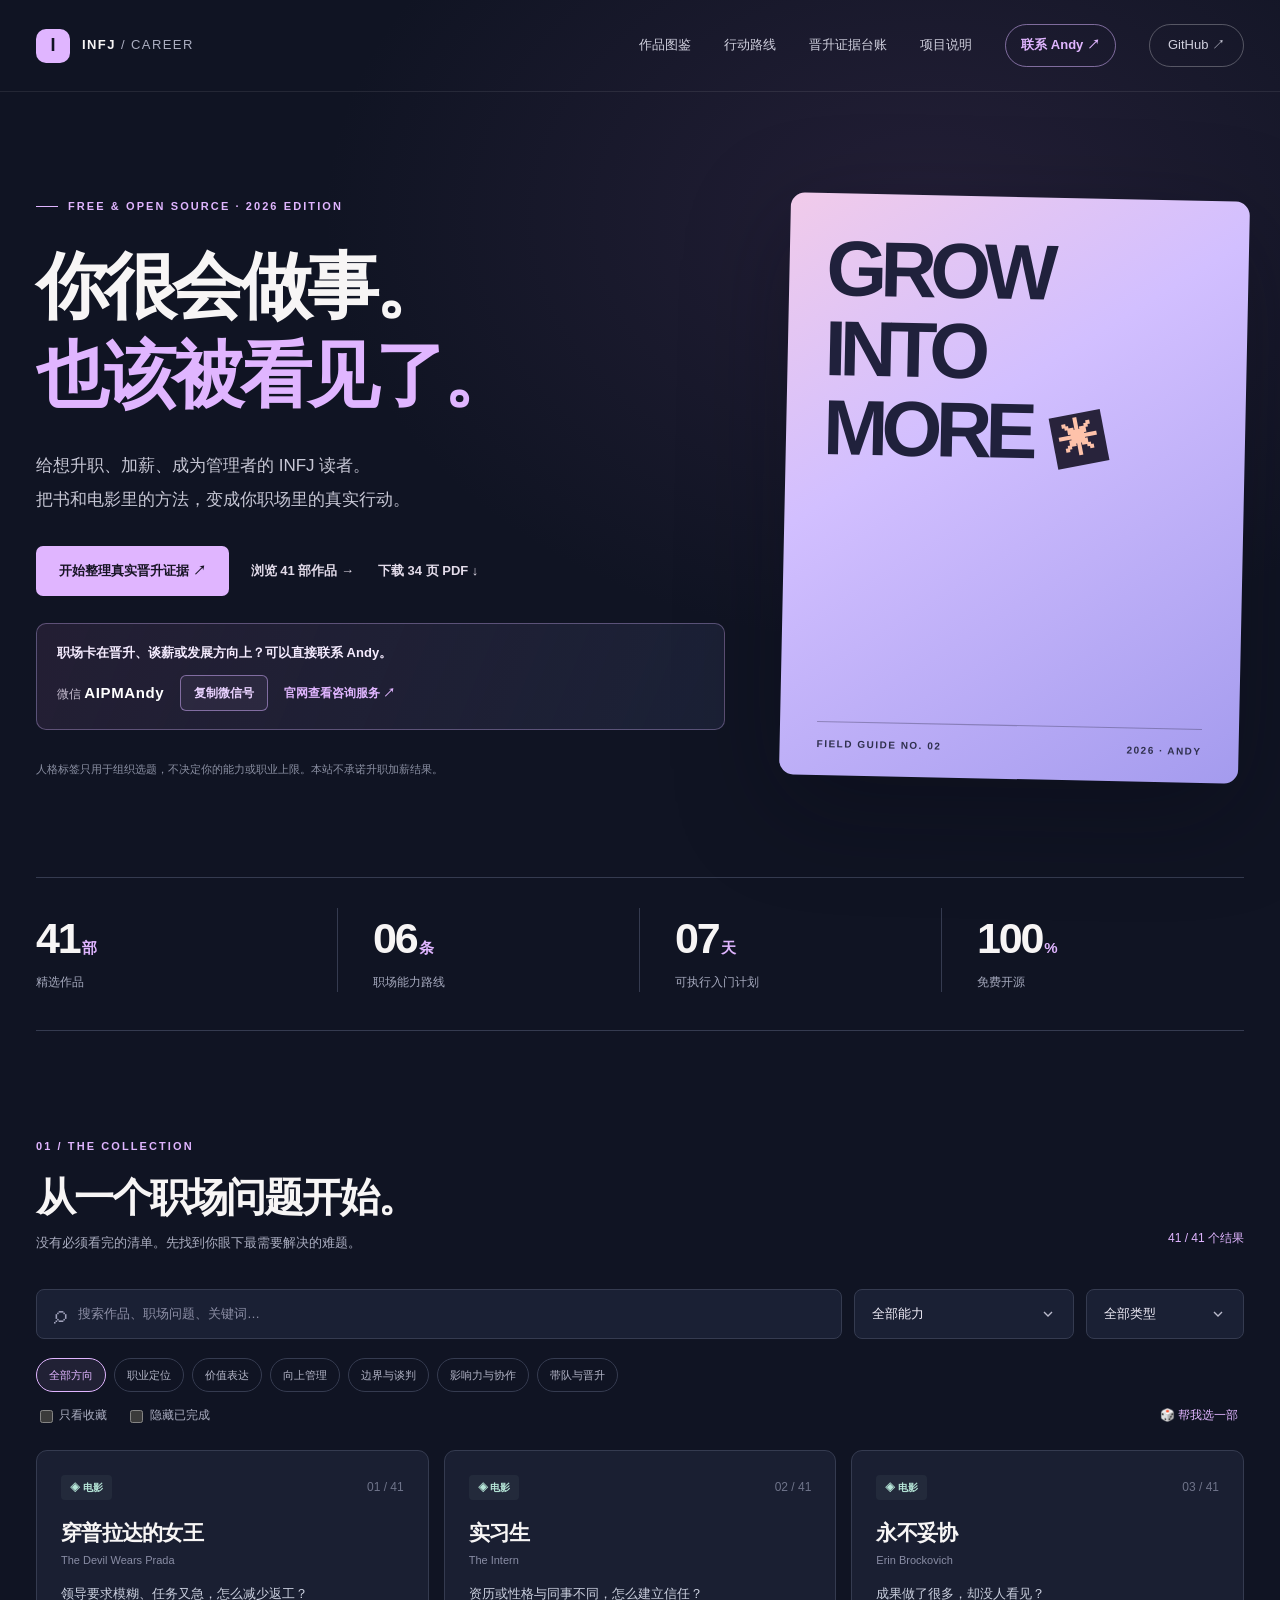
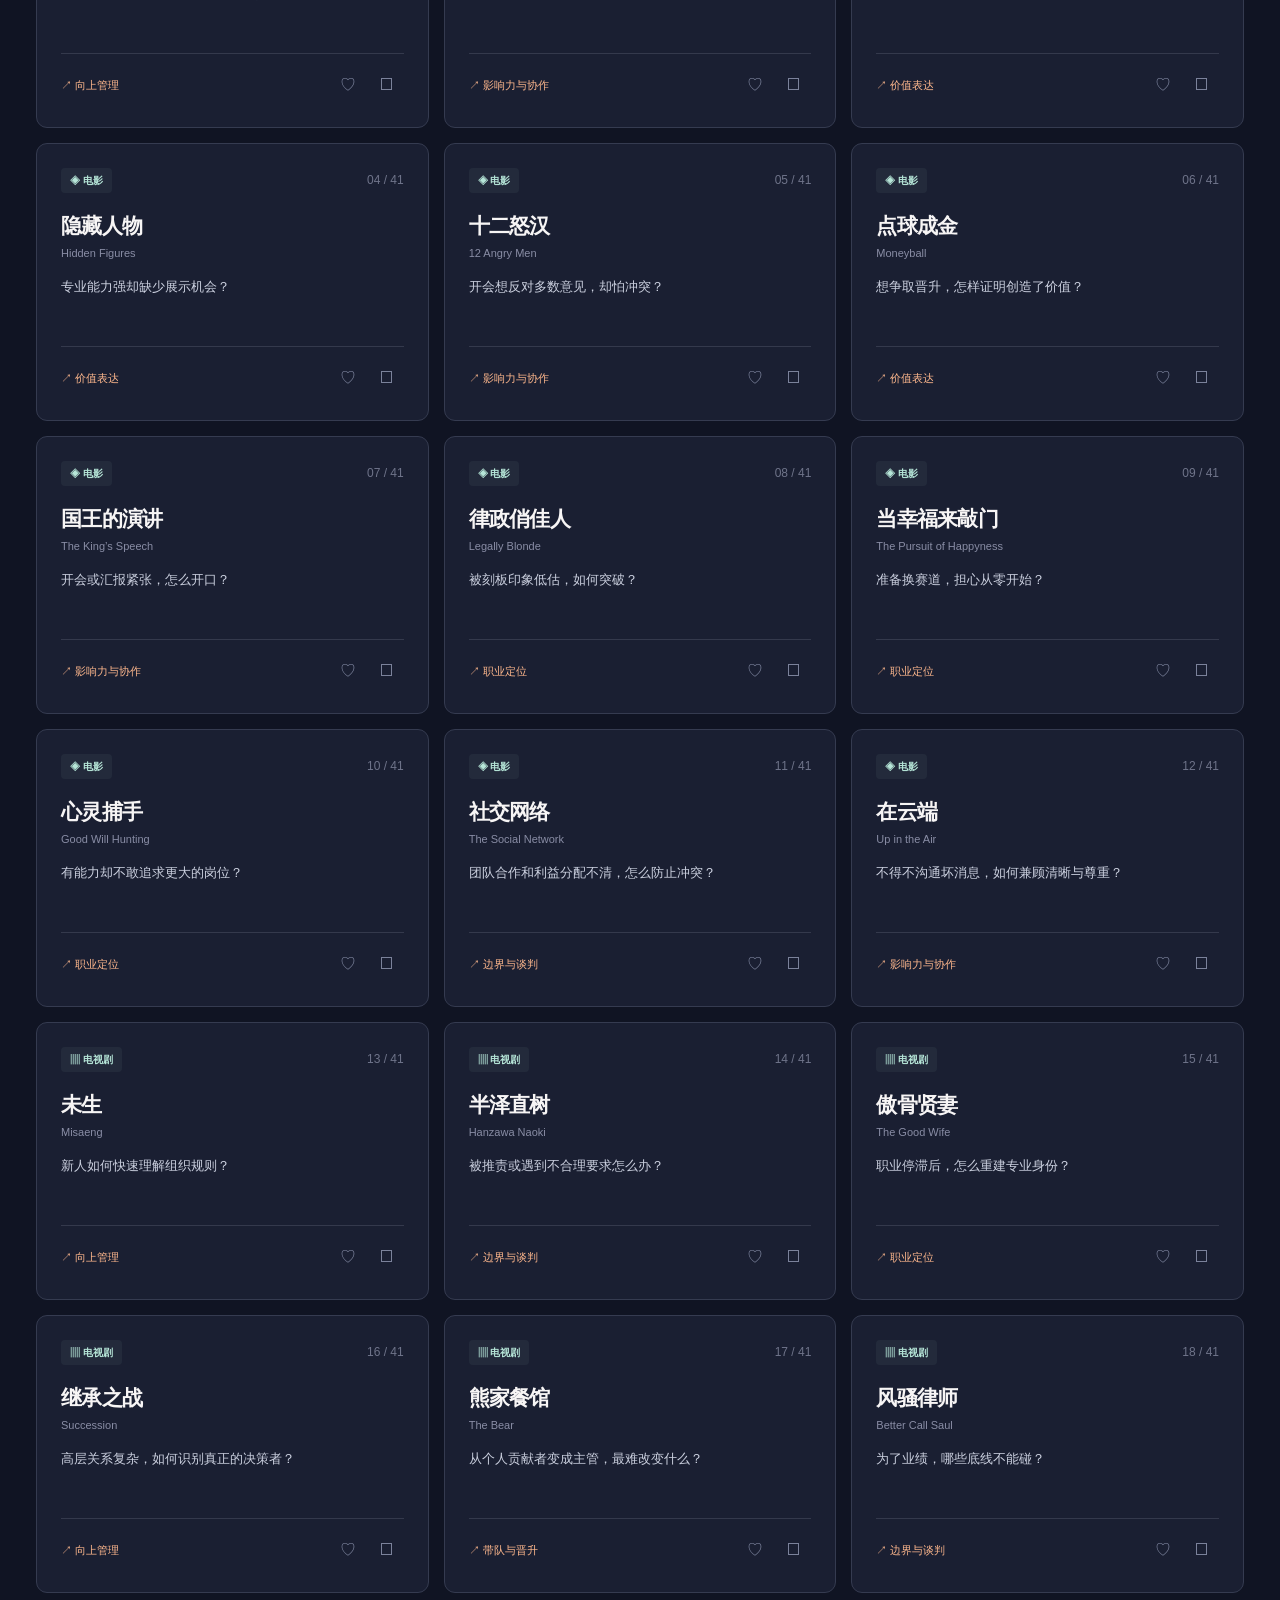
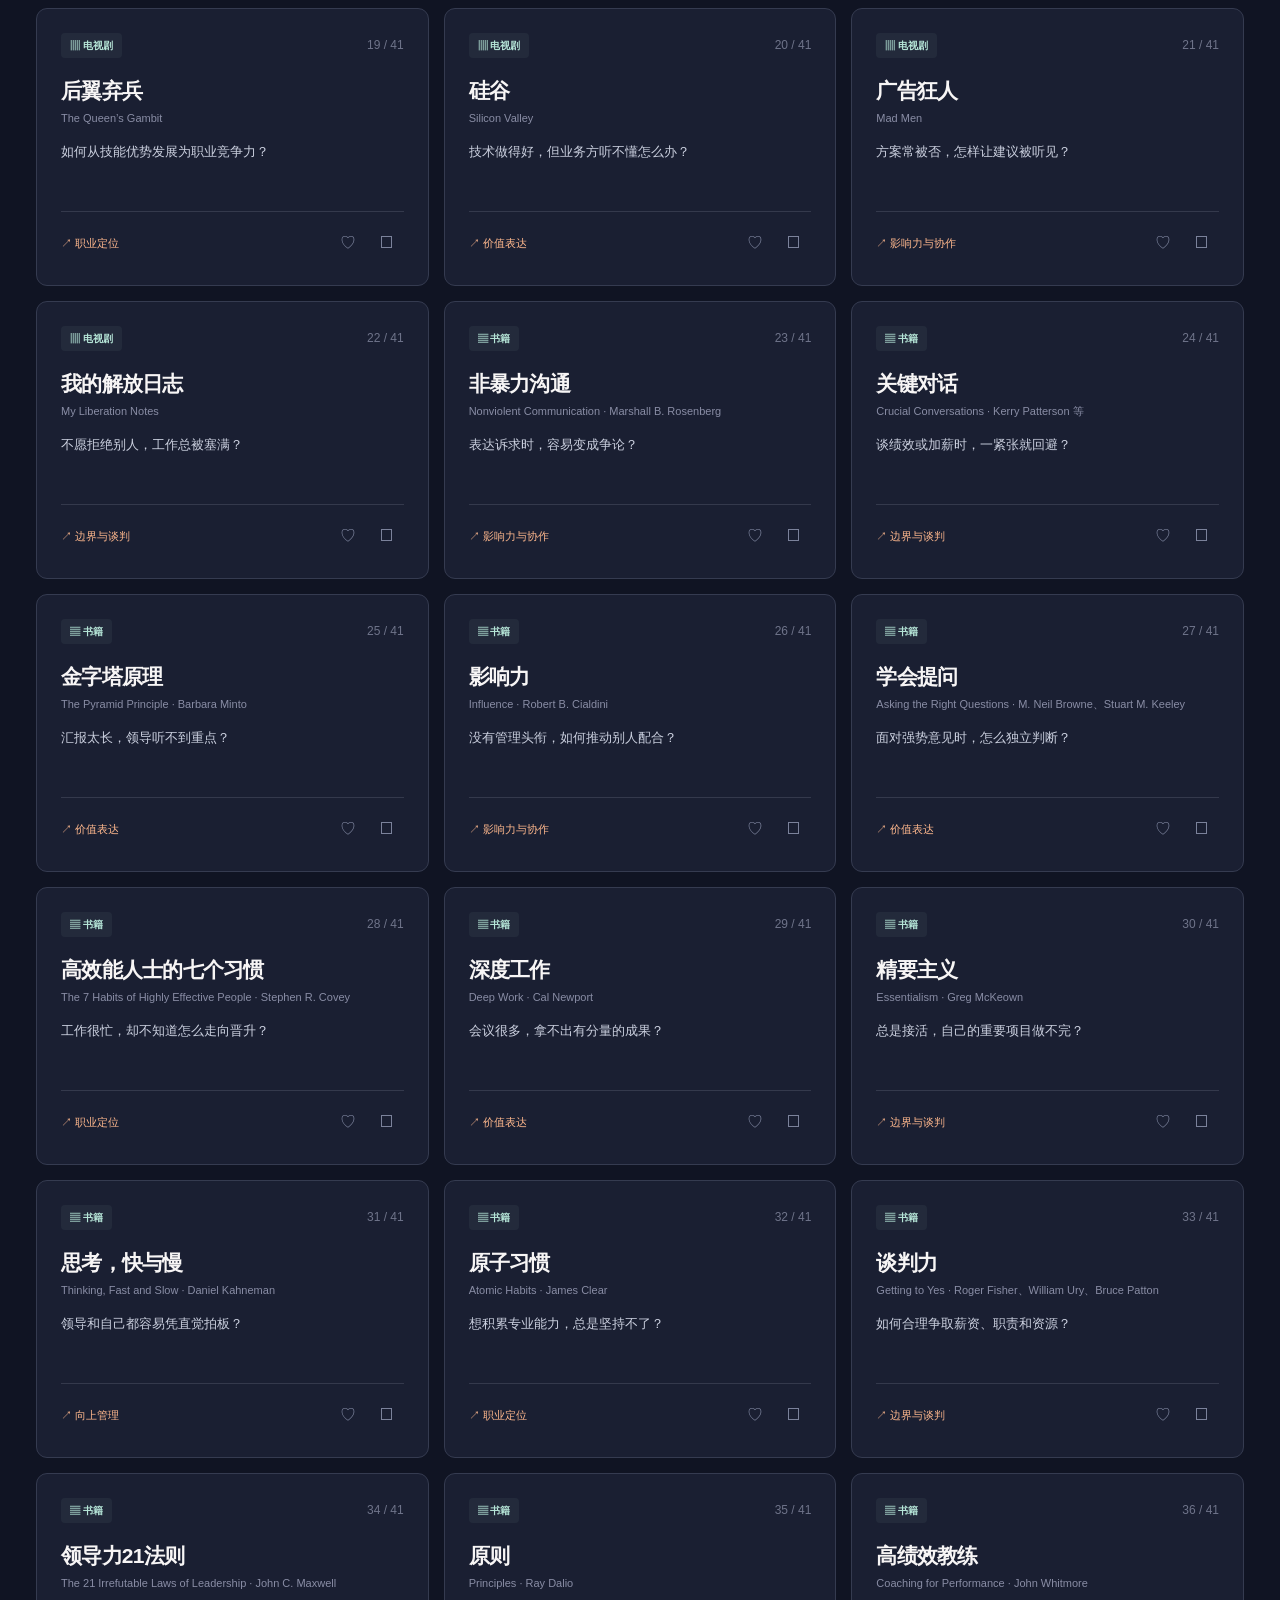
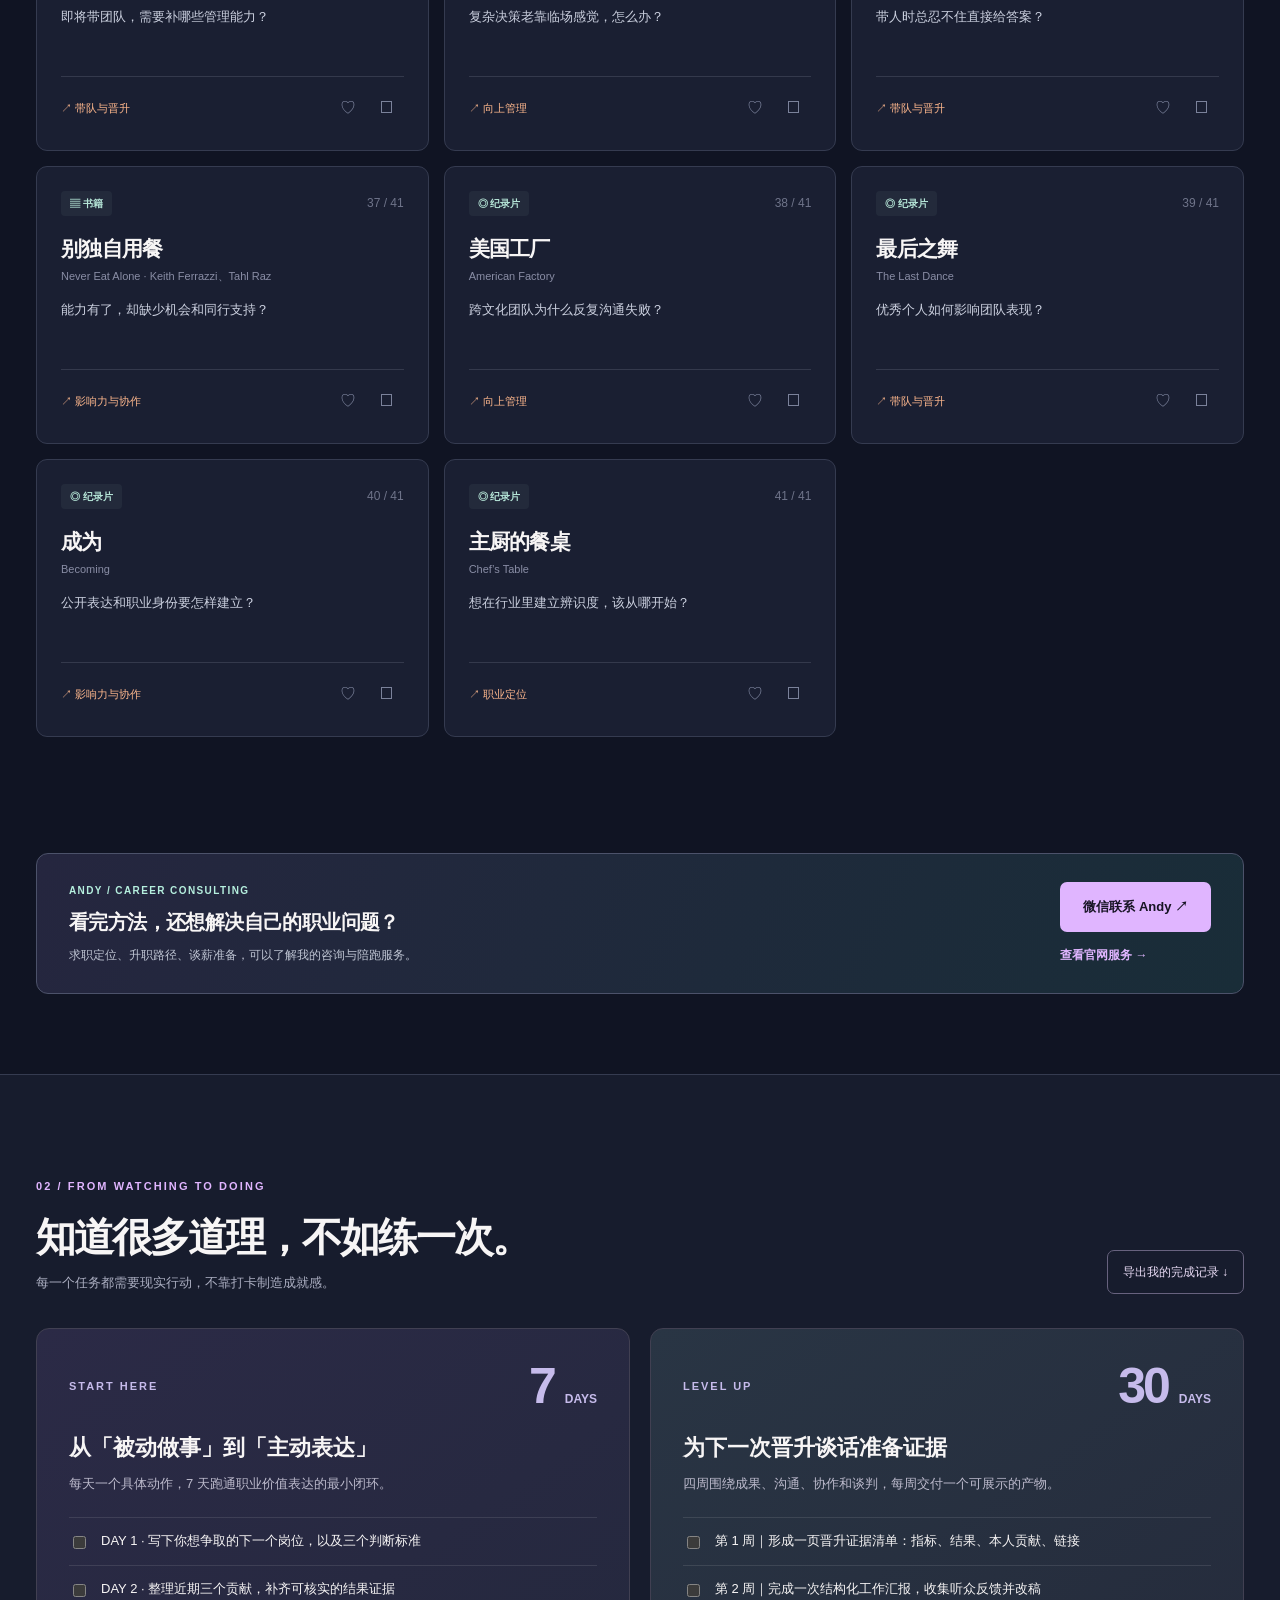
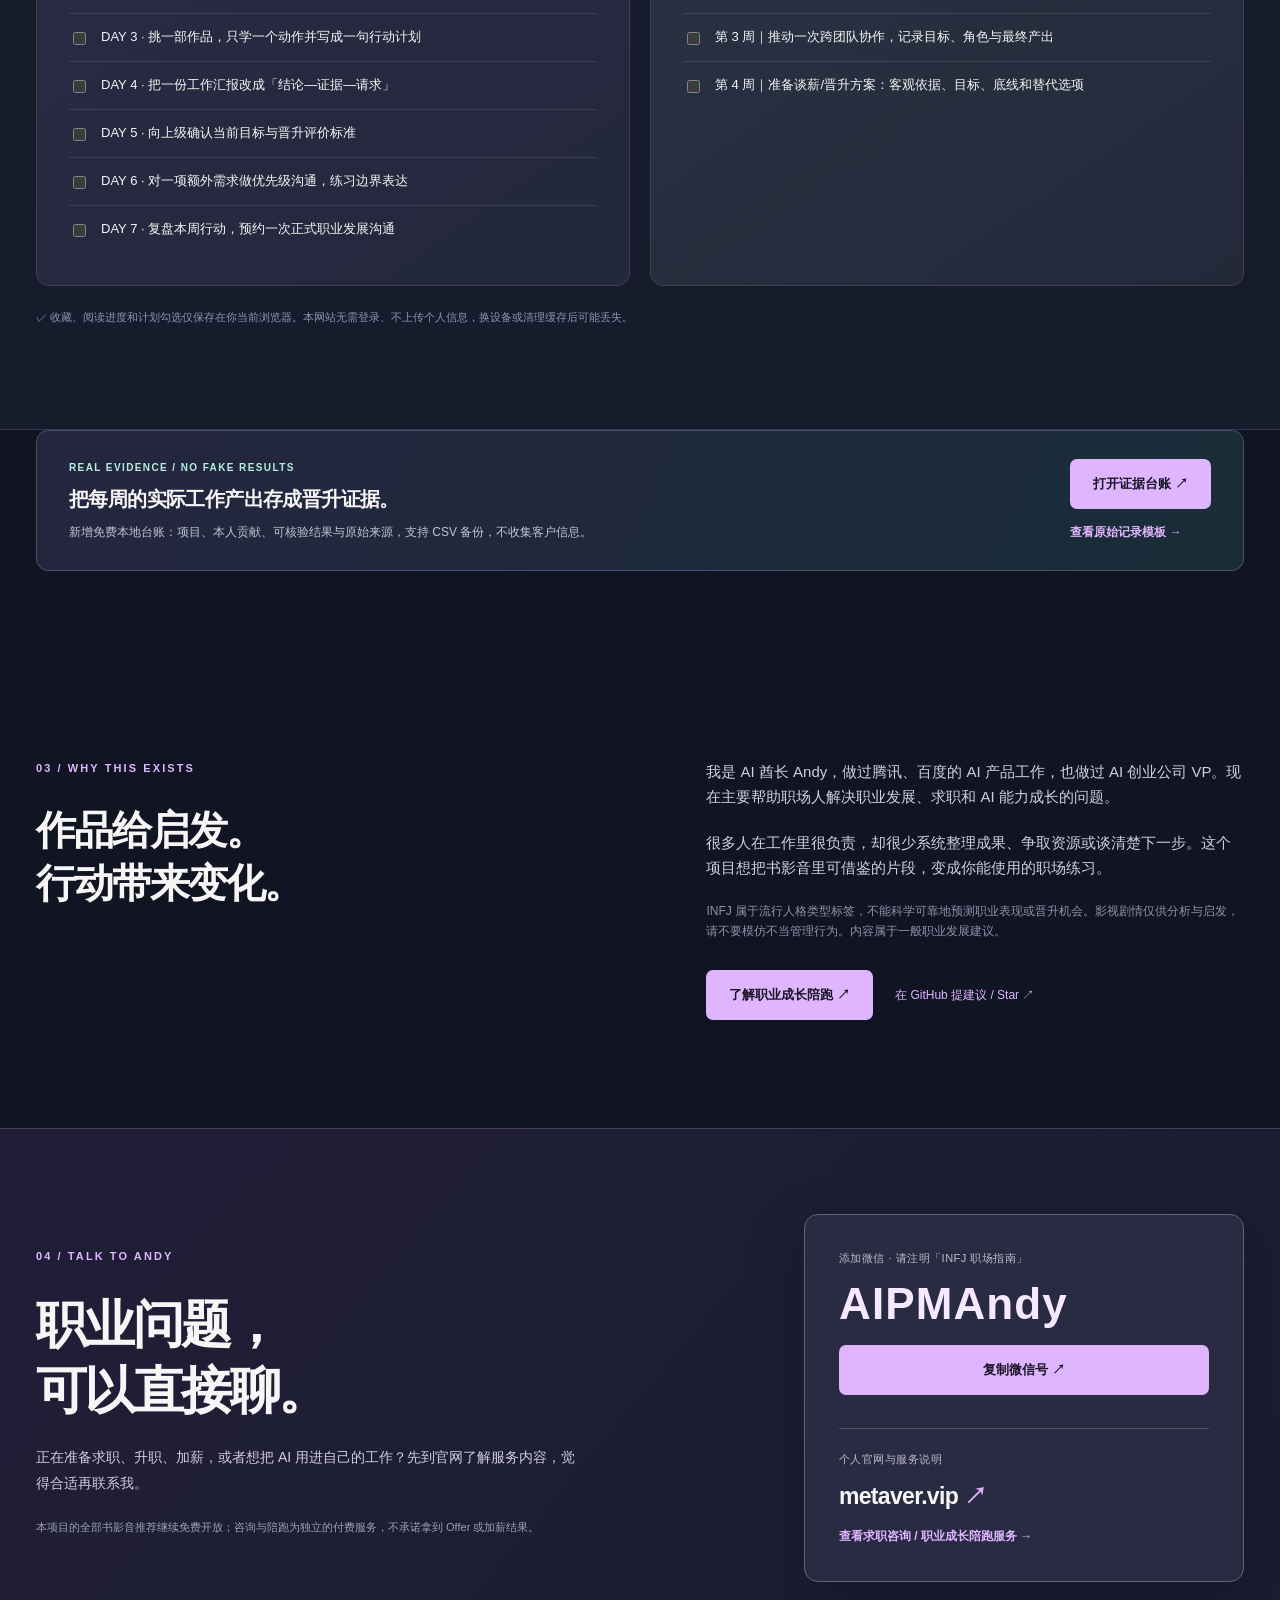
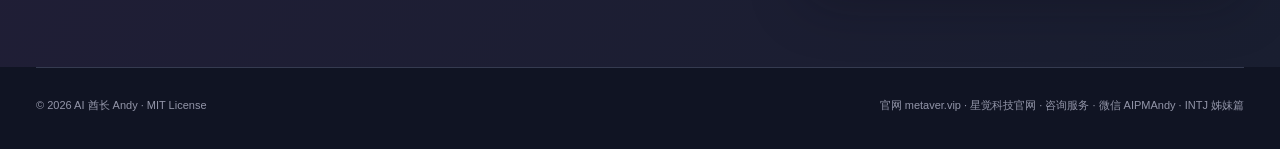
<file: index.html>
<!doctype html>
<html lang="zh-CN">
<head>
  <meta charset="UTF-8">
  <meta name="viewport" content="width=device-width,initial-scale=1">
  <meta name="theme-color" content="#101423">
  <meta name="description" content="INFJ 升职加薪必看书影音指南：41 部电影、电视剧、书籍和纪录片，练习职场表达、价值证明、向上管理、谈判加薪、带队晋升。免费开源。">
  <meta name="keywords" content="INFJ,升职加薪,职业成长,职场书单,电影推荐,电视剧推荐,职场沟通,GitHub开源">
  <meta property="og:type" content="website">
  <meta property="og:title" content="INFJ 升职加薪必看书影音指南 · AI 酋长 Andy">
  <meta property="og:description" content="41 部书影音 × 6 类职场能力。每一部，都有一个可以立刻开始的行动。">
  <meta property="og:image" content="https://aipmandy.github.io/infj-career-growth-guide/assets/social-preview.svg">
  <meta property="og:url" content="https://aipmandy.github.io/infj-career-growth-guide/">
  <link rel="canonical" href="https://aipmandy.github.io/infj-career-growth-guide/">
  <meta name="author" content="AI 酋长 Andy">
  <meta name="date" content="2026-11-22">
  <script type="application/ld+json">
  {"@context":"https://schema.org","@type":"CollectionPage","name":"INFJ 升职加薪必看书影音指南","description":"41 部书影音编辑精选，按六类职场能力组织，配套实际练习和免责声明。","url":"https://aipmandy.github.io/infj-career-growth-guide/","inLanguage":"zh-CN","dateModified":"2026-11-22","author":{"@type":"Person","name":"AI 酋长 Andy","url":"https://metaver.vip/"},"publisher":{"@type":"Organization","name":"星觉科技","url":"https://www.a6no1.cn/"},"mainEntity":{"@type":"ItemList","numberOfItems":41,"name":"41 部职场书影音编辑清单"}}
  </script>
  <link rel="icon" href="assets/favicon.svg" type="image/svg+xml">
  <link rel="stylesheet" href="style.css">
  <title>INFJ 升职加薪必看书影音指南｜41 部电影、书籍与电视剧</title>
<meta name="twitter:card" content="summary"><link rel="alternate" type="text/plain" href="https://aipmandy.github.io/infj-career-growth-guide/llms.txt" title="llms.txt">
</head>
<body>
  <div class="ambient" aria-hidden="true"></div>
  <header class="header">
    <a class="logo" href="#top" aria-label="返回首页"><span class="logo-dot">I</span><span>INFJ<span class="logo-light"> / CAREER</span></span></a>
    <nav class="nav" aria-label="主导航">
      <a href="#library">作品图鉴</a><a href="#roadmap">行动路线</a><a href="evidence.html">晋升证据台账</a><a href="#about">项目说明</a><a class="nav-contact" href="#contact">联系 Andy ↗</a>
      <a class="nav-git" href="https://github.com/AIPMAndy/infj-career-growth-guide" target="_blank" rel="noopener noreferrer">GitHub <span aria-hidden="true">↗</span></a>
    </nav>
  </header>
  <main id="top">
    <section class="hero wrap">
      <div class="hero-left">
        <p class="eyebrow"><span class="eyebrow-line"></span> FREE & OPEN SOURCE · 2026 EDITION</p>
        <h1>你很会做事。<br><em>也该被看见了。</em></h1>
        <p class="hero-body">给想升职、加薪、成为管理者的 INFJ 读者。<br>把书和电影里的方法，变成你职场里的真实行动。</p>
        <div class="hero-actions"><a class="primary-btn" href="evidence.html">开始整理真实晋升证据 ↗</a><a class="secondary-btn" href="#library">浏览 41 部作品 →</a><a class="secondary-btn" href="pdf/infj-career-growth-guide-guide.pdf">下载 34 页 PDF ↓</a></div>
        <div class="hero-contact"><p>职场卡在晋升、谈薪或发展方向上？可以直接联系 Andy。</p><div class="hero-contact-links"><span>微信 <strong>AIPMAndy</strong></span><button type="button" class="copy-wechat" data-copy-wechat>复制微信号</button><a href="https://metaver.vip/services" target="_blank" rel="noopener noreferrer">官网查看咨询服务 ↗</a></div></div><p class="hero-footnote">人格标签只用于组织选题，不决定你的能力或职业上限。本站不承诺升职加薪结果。</p>
      </div>
      <div class="hero-panel" aria-label="项目核心数据">
        <div class="hero-deco">GROW<br>INTO<br>MORE<span class="dot-square">✳</span></div>
        <div class="hero-panel-bottom"><span>FIELD GUIDE NO. 02</span><span>2026 · ANDY</span></div>
      </div>
    </section>
    <section class="metrics wrap" aria-label="项目概览">
      <div><strong>41<span>部</span></strong><span>精选作品</span></div>
      <div><strong>06<span>条</span></strong><span>职场能力路线</span></div>
      <div><strong>07<span>天</span></strong><span>可执行入门计划</span></div>
      <div><strong>100<span>%</span></strong><span>免费开源</span></div>
    </section>
    <section id="library" class="library-section wrap">
      <div class="section-head"><div><p class="eyebrow">01 / THE COLLECTION</p><h2>从一个职场问题开始。</h2><p>没有必须看完的清单。先找到你眼下最需要解决的难题。</p></div><div class="search-meta" id="matchCount" aria-live="polite">41 个结果</div></div>
      <div class="filterbar">
        <label class="search-box"><span aria-hidden="true">⌕</span><span class="sr-only">搜索作品或问题</span><input id="search" type="search" placeholder="搜索作品、职场问题、关键词…" autocomplete="off"></label>
        <label class="select-box"><span class="sr-only">按能力筛选</span><select id="skillFilter"><option value="">全部能力</option></select></label>
        <label class="select-box"><span class="sr-only">按类型筛选</span><select id="typeFilter"><option value="">全部类型</option><option>电影</option><option>电视剧</option><option>书籍</option><option>纪录片</option></select></label>
      </div>
      <div class="filter-chips" id="skillChips" aria-label="能力快捷筛选"></div>
      <div class="toggle-bar"><label><input id="onlySaved" type="checkbox"> 只看收藏</label><label><input id="hideDone" type="checkbox"> 隐藏已完成</label><button type="button" class="text-button" id="randomBtn">🎲 帮我选一部</button></div>
      <div id="cards" class="cards"></div>
      <div id="empty" class="empty" hidden><h3>暂时没有匹配的作品</h3><p>换个关键词或清除筛选条件试试。</p><button type="button" class="secondary-btn" id="resetBtn">清除筛选</button></div>
    </section>
    <aside class="mid-contact wrap" aria-label="职业咨询入口"><div><span class="mid-contact-kicker">ANDY / CAREER CONSULTING</span><strong>看完方法，还想解决自己的职业问题？</strong><p>求职定位、升职路径、谈薪准备，可以了解我的咨询与陪跑服务。</p></div><div class="mid-contact-actions"><a href="#contact" class="primary-btn">微信联系 Andy ↗</a><a href="https://metaver.vip/services" target="_blank" rel="noopener noreferrer">查看官网服务 →</a></div></aside>
    <section id="roadmap" class="roadmap-section">
      <div class="wrap"><div class="section-head"><div><p class="eyebrow">02 / FROM WATCHING TO DOING</p><h2>知道很多道理，不如练一次。</h2><p>每一个任务都需要现实行动，不靠打卡制造成就感。</p></div><button type="button" id="exportBtn" class="outline-btn">导出我的完成记录 ↓</button></div>
        <div class="roadmap-grid"><div class="plan-card"><div class="plan-top"><span class="plan-kicker">START HERE</span><strong>7 <small>DAYS</small></strong></div><h3>从「被动做事」到「主动表达」</h3><p class="plan-desc">每天一个具体动作，7 天跑通职业价值表达的最小闭环。</p><div id="plan7"></div></div>
        <div class="plan-card muted"><div class="plan-top"><span class="plan-kicker">LEVEL UP</span><strong>30 <small>DAYS</small></strong></div><h3>为下一次晋升谈话准备证据</h3><p class="plan-desc">四周围绕成果、沟通、协作和谈判，每周交付一个可展示的产物。</p><div id="plan30"></div></div></div>
        <p class="privacy-note">✓ 收藏、阅读进度和计划勾选仅保存在你当前浏览器。本网站无需登录、不上传个人信息，换设备或清理缓存后可能丢失。</p>
      </div>
    </section>
    <section class="mid-contact wrap" aria-label="晋升证据工具"><div><span class="mid-contact-kicker">REAL EVIDENCE / NO FAKE RESULTS</span><strong>把每周的实际工作产出存成晋升证据。</strong><p>新增免费本地台账：项目、本人贡献、可核验结果与原始来源，支持 CSV 备份，不收集客户信息。</p></div><div class="mid-contact-actions"><a href="evidence.html" class="primary-btn">打开证据台账 ↗</a><a href="templates/career-evidence.md">查看原始记录模板 →</a></div></section>
    <section id="about" class="about-section wrap"><div><p class="eyebrow">03 / WHY THIS EXISTS</p><h2>作品给启发。<br>行动带来变化。</h2></div><div class="about-right"><p>我是 AI 酋长 Andy，做过腾讯、百度的 AI 产品工作，也做过 AI 创业公司 VP。现在主要帮助职场人解决职业发展、求职和 AI 能力成长的问题。</p><p>很多人在工作里很负责，却很少系统整理成果、争取资源或谈清楚下一步。这个项目想把书影音里可借鉴的片段，变成你能使用的职场练习。</p><p class="about-notice">INFJ 属于流行人格类型标签，不能科学可靠地预测职业表现或晋升机会。影视剧情仅供分析与启发，请不要模仿不当管理行为。内容属于一般职业发展建议。</p><div class="about-cta"><a class="primary-btn" href="https://metaver.vip/services" target="_blank" rel="noopener noreferrer">了解职业成长陪跑 ↗</a><a href="https://github.com/AIPMAndy/infj-career-growth-guide" target="_blank" rel="noopener noreferrer">在 GitHub 提建议 / Star ↗</a></div></div></section>
    <section id="contact" class="contact-section"><div class="wrap contact-inner"><div><p class="eyebrow">04 / TALK TO ANDY</p><h2>职业问题，<br>可以直接聊。</h2><p>正在准备求职、升职、加薪，或者想把 AI 用进自己的工作？先到官网了解服务内容，觉得合适再联系我。</p><p class="contact-disclaimer">本项目的全部书影音推荐继续免费开放；咨询与陪跑为独立的付费服务，不承诺拿到 Offer 或加薪结果。</p></div><div class="contact-card"><span class="contact-label">添加微信 · 请注明「INFJ 职场指南」</span><strong class="wechat-id">AIPMAndy</strong><button type="button" class="primary-btn" data-copy-wechat>复制微信号 ↗</button><div class="contact-separator"></div><span class="contact-label">个人官网与服务说明</span><a class="contact-site" href="https://metaver.vip/" target="_blank" rel="noopener noreferrer">metaver.vip <span aria-hidden="true">↗</span></a><a class="contact-services" href="https://metaver.vip/services" target="_blank" rel="noopener noreferrer">查看求职咨询 / 职业成长陪跑服务 →</a></div></div></section>
  </main>
  <footer class="footer wrap"><span>© 2026 AI 酋长 Andy · MIT License</span><span><a href="https://metaver.vip/" target="_blank" rel="noopener noreferrer">官网 metaver.vip</a> · <a href="https://www.a6no1.cn/" target="_blank" rel="noopener noreferrer">星觉科技官网</a> · <a href="https://metaver.vip/services">咨询服务</a> · <a href="#contact">微信 AIPMAndy</a> · <a href="https://github.com/AIPMAndy/intj-growth-guide">INTJ 姊妹篇</a></span></footer>
  <dialog id="detailDialog" aria-labelledby="dialogTitle"><div id="detailContent"></div></dialog>
  <p id="copyStatus" class="sr-only" role="status" aria-live="polite"></p>
  <script src="data/catalog.js"></script>
  <script src="app.js"></script>
</body>
</html>
</file>
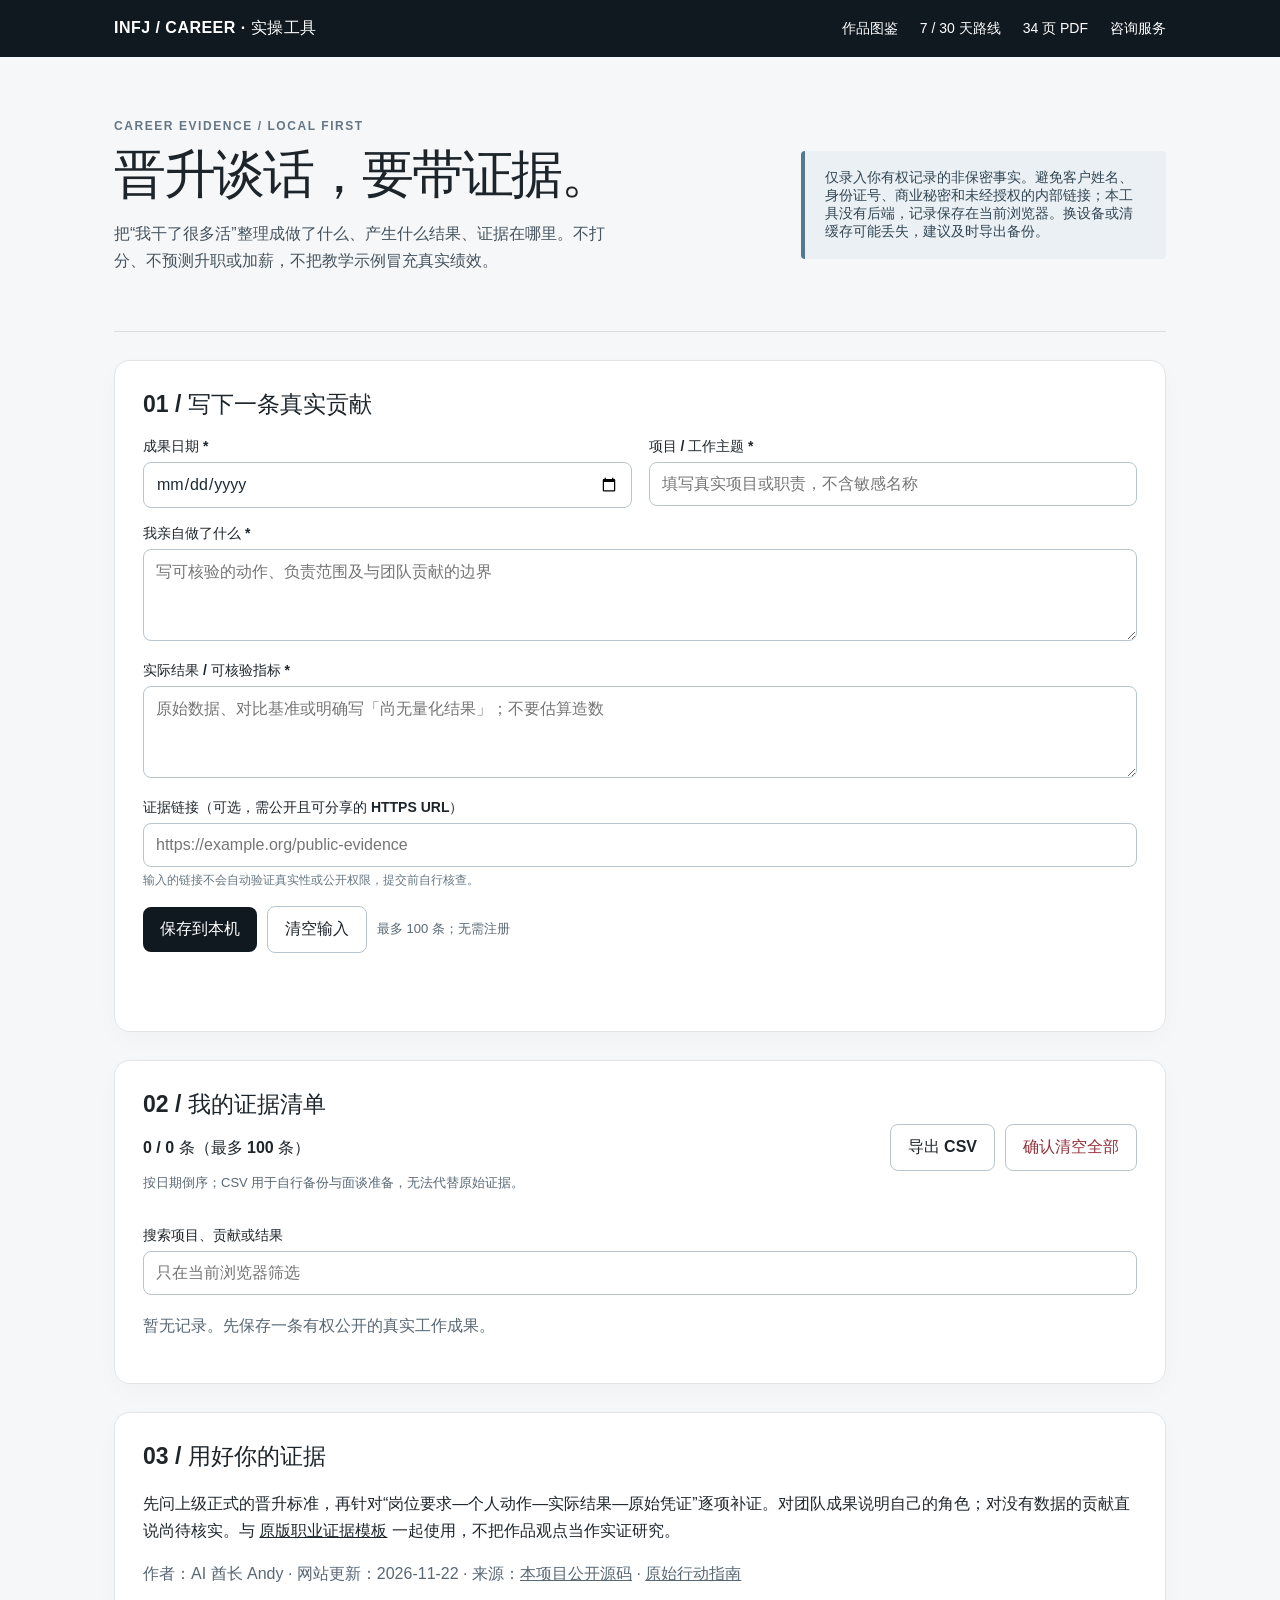
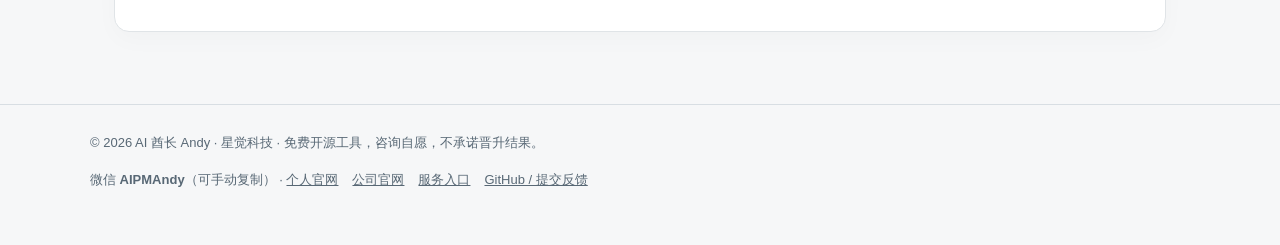
<file: evidence.html>
<!doctype html>
<html lang="zh-CN">
<head>
<meta charset="utf-8">
<meta name="viewport" content="width=device-width,initial-scale=1">
<meta name="theme-color" content="#101820">
<title>晋升证据台账｜INFJ 职场成长实操工具 · AI 酋长 Andy</title>
<meta name="description" content="免费记录真实项目贡献、可量化结果与原始证据，生成可带去晋升面谈的本地 CSV 清单。数据只保存在当前浏览器，不预测晋升和薪资。">
<link rel="canonical" href="https://aipmandy.github.io/infj-career-growth-guide/evidence.html">
<meta property="og:type" content="website">
<meta property="og:title" content="晋升证据台账｜INFJ 职场成长实操工具">
<meta property="og:description" content="把“我做了很多”变成可核验的贡献记录；本机保存与安全 CSV 导出。">
<meta property="og:url" content="https://aipmandy.github.io/infj-career-growth-guide/evidence.html">
<meta property="og:image" content="https://aipmandy.github.io/infj-career-growth-guide/assets/social-preview.svg">
<link rel="icon" href="assets/favicon.svg" type="image/svg+xml">
<script type="application/ld+json">
{"@context":"https://schema.org","@type":"WebApplication","name":"晋升证据台账","description":"免费本地记录真实职业贡献及来源证据，提供安全 CSV 导出；不预测升职加薪结果。","url":"https://aipmandy.github.io/infj-career-growth-guide/evidence.html","applicationCategory":"BusinessApplication","operatingSystem":"Web","isAccessibleForFree":true,"inLanguage":"zh-CN","dateModified":"2026-11-22","author":{"@type":"Person","name":"AI 酋长 Andy","url":"https://metaver.vip/"},"publisher":{"@type":"Organization","name":"星觉科技","url":"https://www.a6no1.cn/"}}
</script>
<style>
:root{font-family:-apple-system,BlinkMacSystemFont,"Segoe UI","PingFang SC","Microsoft YaHei",sans-serif;color:#1d252b;background:#f6f7f8;color-scheme:light;font-synthesis:none}
*{box-sizing:border-box}body{margin:0}a{color:inherit}a:focus-visible,button:focus-visible,input:focus-visible,textarea:focus-visible{outline:3px solid #1673ca;outline-offset:3px}
header{background:#101820;color:#fff}nav{max-width:1100px;margin:auto;padding:18px 24px;display:flex;gap:22px;align-items:center;flex-wrap:wrap}nav a{text-decoration:none;font-size:14px}nav strong{margin-right:auto;letter-spacing:.03em}
main{max-width:1100px;margin:auto;padding:32px 24px 72px}.eyebrow{font-size:12px;font-weight:700;letter-spacing:.13em;color:#657786;text-transform:uppercase}.hero{display:grid;grid-template-columns:1.8fr 1fr;gap:30px;align-items:center;padding:30px 0 40px;border-bottom:1px solid #d8dee3}h1{font-size:clamp(32px,5vw,52px);line-height:1.14;letter-spacing:-.045em;margin:12px 0}p{line-height:1.7}.hero p{max-width:58ch;color:#46545f}.note{background:#eaf0f4;border-left:4px solid #54798f;padding:18px 20px;border-radius:4px;color:#324653;font-size:14px}.panel{background:#fff;border:1px solid #e0e4e7;border-radius:15px;padding:28px;box-shadow:0 8px 25px rgba(0,0,0,.025)}section{margin-top:28px}h2{font-size:23px;margin:0 0 18px}.grid{display:grid;grid-template-columns:repeat(2,minmax(0,1fr));gap:17px}label{display:block;font-size:14px;font-weight:600;margin-bottom:6px}.field{margin:0 0 17px}.field small{display:block;color:#667783;font-size:12px;margin-top:5px}input,textarea{font:inherit;width:100%;border:1px solid #b8c5ce;background:#fff;border-radius:8px;padding:12px;color:#1c2933}textarea{min-height:92px;resize:vertical}button,.btn{font:inherit;font-weight:650;background:#101820;color:#fff;border:0;border-radius:8px;padding:12px 17px;cursor:pointer;display:inline-block;text-decoration:none}button.secondary{background:#fff;color:#1d252b;border:1px solid #b8c5ce}button.danger{color:#93323b}.actions{display:flex;flex-wrap:wrap;gap:10px;align-items:center}.helper{font-size:13px;color:#586875}.result-bar{display:flex;gap:14px;align-items:center;flex-wrap:wrap;justify-content:space-between;margin-bottom:20px}.result-bar strong{font-size:16px}.entry{border:1px solid #d9e1e7;border-radius:10px;padding:18px;margin:12px 0;background:#fff;overflow-wrap:anywhere}.entry-title{display:flex;justify-content:space-between;gap:12px;flex-wrap:wrap}.entry-title h3{margin:0;font-size:18px}.entry dl{display:grid;grid-template-columns:110px minmax(0,1fr);gap:9px 12px;margin-bottom:10px}.entry dt{color:#677682}.entry dd{margin:0;white-space:pre-wrap}#status{min-height:24px;font-size:14px;margin-top:12px}#status.error{color:#9f2436}#status.ok{color:#17633e}footer{padding:25px 24px 40px;border-top:1px solid #d8dee3;color:#586875;font-size:13px}footer div{max-width:1100px;margin:auto;line-height:2}footer a{margin-right:14px}.muted{color:#586875}
@media(max-width:720px){.hero,.grid{grid-template-columns:1fr}.hero{gap:8px}.panel{padding:20px}main{padding:24px 16px 50px}nav{padding:16px}.entry dl{grid-template-columns:1fr;gap:2px}.entry dd{margin-bottom:7px}button{min-height:44px}}
</style>
<meta name="twitter:card" content="summary"><link rel="alternate" type="text/plain" href="https://aipmandy.github.io/infj-career-growth-guide/llms.txt" title="llms.txt">
</head>
<body>
<header><nav aria-label="主导航"><strong>INFJ / CAREER · 实操工具</strong><a href="./">作品图鉴</a><a href="./#roadmap">7 / 30 天路线</a><a href="pdf/infj-career-growth-guide-guide.pdf">34 页 PDF</a><a href="https://metaver.vip/services">咨询服务</a></nav></header>
<main>
<div class="hero"><div><div class="eyebrow">CAREER EVIDENCE / LOCAL FIRST</div><h1>晋升谈话，要带证据。</h1><p>把“我干了很多活”整理成<strong>做了什么、产生什么结果、证据在哪里</strong>。不打分、不预测升职或加薪，不把教学示例冒充真实绩效。</p></div><div class="note">仅录入<strong>你有权记录</strong>的非保密事实。避免客户姓名、身份证号、商业秘密和未经授权的内部链接；本工具没有后端，记录保存在当前浏览器。换设备或清缓存可能丢失，建议及时导出备份。</div></div>
<section class="panel" aria-labelledby="form-heading">
<h2 id="form-heading">01 / 写下一条真实贡献</h2>
<form id="evidenceForm">
<div class="grid"><div class="field"><label for="when">成果日期 *</label><input type="date" id="when" name="when" required></div><div class="field"><label for="project">项目 / 工作主题 *</label><input id="project" name="project" maxlength="100" placeholder="填写真实项目或职责，不含敏感名称" required></div></div>
<div class="field"><label for="contribution">我亲自做了什么 *</label><textarea id="contribution" name="contribution" maxlength="600" placeholder="写可核验的动作、负责范围及与团队贡献的边界" required></textarea></div>
<div class="field"><label for="outcome">实际结果 / 可核验指标 *</label><textarea id="outcome" name="outcome" maxlength="600" placeholder="原始数据、对比基准或明确写「尚无量化结果」；不要估算造数" required></textarea></div>
<div class="field"><label for="source">证据链接（可选，需公开且可分享的 HTTPS URL）</label><input id="source" name="source" type="url" inputmode="url" maxlength="1000" placeholder="https://example.org/public-evidence"><small>输入的链接不会自动验证真实性或公开权限，提交前自行核查。</small></div>
<div class="actions"><button type="submit">保存到本机</button><button type="reset" class="secondary">清空输入</button><span class="helper">最多 100 条；无需注册</span></div>
<p id="status" role="status" aria-live="polite"></p>
</form></section>
<section class="panel" aria-labelledby="entries-heading"><div class="result-bar"><div><h2 id="entries-heading">02 / 我的证据清单</h2><strong id="count">0 条</strong><p class="helper">按日期倒序；CSV 用于自行备份与面谈准备，无法代替原始证据。</p></div><div class="actions"><button type="button" id="export" class="secondary">导出 CSV</button><button type="button" id="clear" class="secondary danger">确认清空全部</button></div></div><div class="field"><label for="search">搜索项目、贡献或结果</label><input id="search" type="search" placeholder="只在当前浏览器筛选"></div><div id="entries" aria-live="polite"></div></section>
<section class="panel"><h2>03 / 用好你的证据</h2><p>先问上级正式的晋升标准，再针对“岗位要求—个人动作—实际结果—原始凭证”逐项补证。对团队成果说明自己的角色；对没有数据的贡献直说尚待核实。与 <a href="templates/career-evidence.md">原版职业证据模板</a> 一起使用，不把作品观点当作实证研究。</p><p class="muted">作者：AI 酋长 Andy · 网站更新：2026-11-22 · 来源：<a href="https://github.com/AIPMAndy/infj-career-growth-guide">本项目公开源码</a> · <a href="guides/7-30-day-plan.md">原始行动指南</a></p></section>
</main>
<footer><div>© 2026 AI 酋长 Andy · 星觉科技 · 免费开源工具，咨询自愿，不承诺晋升结果。<p><strong>微信 AIPMAndy</strong>（可手动复制） · <a href="https://metaver.vip/">个人官网</a><a href="https://www.a6no1.cn/">公司官网</a><a href="https://metaver.vip/services">服务入口</a><a href="https://github.com/AIPMAndy/infj-career-growth-guide">GitHub / 提交反馈</a></p></div></footer>
<script src="evidence.js"></script>
</body></html>
</file>
<file: style.css>
:root{--bg:#101423;--panel:#1a2034;--panel2:#22283d;--text:#f7f5f5;--muted:#abaec1;--line:#353b50;--accent:#e0b5ff;--peach:#ffb88d;--green:#b5efde;--max:1220px;color-scheme:dark}
*{box-sizing:border-box}html{scroll-behavior:smooth}body{margin:0;background:var(--bg);color:var(--text);font-family:'DM Sans','Noto Sans SC',-apple-system,BlinkMacSystemFont,'PingFang SC',sans-serif;-webkit-font-smoothing:antialiased;line-height:1.7}button,input,select{font:inherit}button{cursor:pointer}button:focus-visible,a:focus-visible,input:focus-visible,select:focus-visible{outline:2px solid #fff;outline-offset:4px}a{color:inherit;text-decoration:none}.wrap{width:min(var(--max),calc(100% - 72px));margin:auto}.ambient{position:absolute;width:min(100%,1000px);height:680px;top:0;right:0;background:radial-gradient(ellipse at 65% 32%,#4b355f55 0%,transparent 66%);pointer-events:none}.header{position:relative;z-index:5;max-width:calc(var(--max) + 72px);margin:auto;height:92px;padding:0 36px;display:flex;justify-content:space-between;align-items:center;border-bottom:1px solid #ffffff15}.logo{display:flex;align-items:center;gap:12px;letter-spacing:.11em;font-weight:800;font-size:13px}.logo-dot{width:34px;height:34px;background:var(--accent);color:#111323;display:grid;place-items:center;border-radius:10px;font-size:18px;letter-spacing:0}.logo-light{font-weight:400;color:var(--muted)}.nav{display:flex;align-items:center;gap:33px;font-size:13px;color:#d0d0de}.nav a:hover{color:#fff}.nav .nav-git{padding:9px 18px;border:1px solid #ffffff45;border-radius:99px}.hero{display:grid;grid-template-columns:1.2fr .8fr;gap:5%;padding-top:105px;padding-bottom:98px;position:relative}.eyebrow{display:flex;align-items:center;gap:10px;color:var(--accent);font-size:11px;font-weight:800;letter-spacing:.19em;text-transform:uppercase;margin:0 0 26px}.eyebrow-line{width:22px;height:1px;background:var(--accent)}h1,h2,h3,p{margin-top:0}h1{font-size:clamp(50px,5.6vw,82px);line-height:1.24;letter-spacing:-.058em;margin:0 0 30px;font-weight:800}h1 em{font-style:normal;color:var(--accent)}.hero-body{font-size:17px;color:#c7c7d5;line-height:2;max-width:580px;margin-bottom:29px}.hero-actions{display:flex;gap:20px;align-items:center;flex-wrap:wrap}.primary-btn{display:inline-flex;align-items:center;justify-content:center;gap:24px;min-height:50px;padding:12px 23px;background:var(--accent);color:#171424;border-radius:7px;font-weight:800;font-size:13px;transition:transform .2s,background .2s;border:0}.primary-btn:hover{transform:translateY(-2px);background:#edd4ff}.secondary-btn{border:0;color:#e2dbe9;font-weight:600;font-size:13px;background:transparent;padding:12px 2px}.secondary-btn:hover{color:var(--accent)}.hero-footnote{margin:30px 0 0;font-size:11px;color:#8b90a3;max-width:570px}.hero-panel{min-height:430px;border-radius:14px;background:linear-gradient(147deg,#f1cbea 0%,#d2bfff 38%,#a49bee 100%);padding:36px 37px 23px;display:flex;flex-direction:column;justify-content:space-between;box-shadow:0 30px 100px #09091458;transform:rotate(1.2deg)}.hero-deco{font-weight:800;font-size:clamp(55px,6.1vw,93px);line-height:1.02;color:#20213c;letter-spacing:-.085em}.dot-square{display:inline-flex;background:#28233b;color:#fec2aa;font-size:39px;width:52px;height:52px;align-items:center;justify-content:center;vertical-align:middle;margin-left:22px;letter-spacing:0;transform:rotate(-12deg)}.hero-panel-bottom{display:flex;justify-content:space-between;color:#2f304d;border-top:1px solid #27254155;padding-top:13px;font-weight:700;font-size:10px;letter-spacing:.15em}.metrics{border-top:1px solid var(--line);border-bottom:1px solid var(--line);display:grid;grid-template-columns:repeat(4,1fr);padding:30px 0 38px}.metrics>div{display:flex;flex-direction:column;gap:4px;border-right:1px solid var(--line);padding-left:35px}.metrics>div:first-child{padding-left:0}.metrics>div:last-child{border:0}.metrics strong{font-size:43px;font-weight:700;line-height:1.4;letter-spacing:-.05em}.metrics strong span{font-size:15px;color:var(--accent);margin-left:2px}.metrics>div>span{color:#a5a9bd;font-size:12px}.library-section{padding-top:106px;padding-bottom:116px}.section-head{display:flex;align-items:end;justify-content:space-between;gap:22px;margin-bottom:34px}.section-head .eyebrow{margin-bottom:15px}.section-head h2,.about-section h2{font-size:clamp(30px,3.1vw,46px);letter-spacing:-.05em;line-height:1.35;margin-bottom:8px}.section-head p:not(.eyebrow){color:var(--muted);font-size:13px;margin:0}.search-meta{font-size:12px;color:var(--accent);white-space:nowrap;padding-bottom:6px}.filterbar{display:grid;grid-template-columns:1fr 220px 158px;gap:12px}.search-box,.select-box{border:1px solid var(--line);background:var(--panel);border-radius:8px;height:50px;display:flex;align-items:center;gap:9px;padding:0 17px;color:#a1a2bc}.search-box span{font-size:25px}.search-box input,.select-box select{width:100%;border:0;outline:0;background:transparent;color:#edeaf5;font-size:13px}.search-box input::placeholder{color:#8c8ea5}.select-box select{appearance:none;cursor:pointer;background-image:url('data:image/svg+xml;utf8,<svg xmlns="http://www.w3.org/2000/svg" width="16" height="16" viewBox="0 0 24 24" fill="none" stroke="%23bbbbcd" stroke-width="2"><path d="m6 9 6 6 6-6"/></svg>');background-repeat:no-repeat;background-position:right center;padding-right:17px}.select-box option{background:var(--panel)}.filter-chips{display:flex;gap:8px;flex-wrap:wrap;margin:19px 0 12px}.chip{background:transparent;border:1px solid var(--line);border-radius:30px;color:#b3b5c7;padding:7px 12px;font-size:11px;transition:.15s}.chip:hover,.chip.active{border-color:var(--accent);color:var(--accent);background:#dcafff15}.toggle-bar{display:flex;gap:19px;align-items:center;justify-content:flex-start;font-size:12px;color:var(--muted);margin-bottom:23px}.toggle-bar label{cursor:pointer}.toggle-bar input{accent-color:var(--accent);vertical-align:middle}.text-button{margin-left:auto;border:0;background:transparent;color:var(--accent);font-size:12px}.cards{display:grid;grid-template-columns:repeat(3,minmax(0,1fr));gap:15px}.work-card{border:1px solid var(--line);background:#1a1f32;border-radius:11px;padding:24px;min-height:278px;display:flex;flex-direction:column;position:relative;transition:border-color .2s,transform .2s,background .2s}.work-card:hover{border-color:#a887bd;transform:translateY(-3px);background:#20253a}.card-top{display:flex;justify-content:space-between;align-items:center;gap:9px}.work-type{color:#b6e6d8;background:#b6e6d80e;font-size:10px;font-weight:700;padding:4px 9px;border-radius:4px}.card-num{font-size:12px;color:#6f748a;font-variant-numeric:tabular-nums}.card-main{flex:1;padding:18px 0;cursor:pointer}.card-main h3{font-size:21px;letter-spacing:-.035em;margin:0 0 4px;line-height:1.4}.original{font-size:11px;color:#898da5;overflow-wrap:anywhere;line-height:1.7}.work-question{color:#cbd0df;font-size:13px;margin:13px 0 0;line-height:1.7}.card-footer{display:flex;justify-content:space-between;align-items:center;gap:10px;border-top:1px solid #34394c;padding-top:13px}.skill-tag{font-size:11px;color:var(--peach)}.card-buttons{display:flex;gap:5px}.icon-btn{background:transparent;border:1px solid transparent;color:#7b829b;border-radius:6px;padding:3px 8px;font-size:16px}.icon-btn:hover{background:#ffffff12}.icon-btn.active{color:var(--accent)}.empty{text-align:center;border:1px dashed var(--line);padding:60px 20px;color:var(--muted);border-radius:12px}.empty h3{color:#fff}.roadmap-section{background:#171c2d;border-top:1px solid var(--line);border-bottom:1px solid var(--line);padding:102px 0}.outline-btn{border:1px solid #67627e;background:transparent;color:#e9dbf5;padding:11px 15px;border-radius:7px;font-size:12px;white-space:nowrap}.outline-btn:hover{border-color:var(--accent)}.roadmap-grid{display:grid;grid-template-columns:1fr 1fr;gap:20px}.plan-card{border:1px solid #414052;background:linear-gradient(145deg,#2b2a46,#23283c);border-radius:13px;padding:32px}.plan-card.muted{background:linear-gradient(145deg,#293544,#24293a)}.plan-top{display:flex;justify-content:space-between;align-items:center;color:#c6bbeb}.plan-kicker{font-size:11px;letter-spacing:.18em;font-weight:700}.plan-top strong{font-size:50px;line-height:1;letter-spacing:-.06em}.plan-top small{font-size:12px;letter-spacing:0}.plan-card h3{font-size:22px;margin:18px 0 6px}.plan-desc{font-size:13px;color:#bcbacc;margin-bottom:22px}.plan-task{display:flex;gap:12px;align-items:start;padding:13px 0;border-top:1px solid #ffffff1a;font-size:13px;cursor:pointer;line-height:1.6}.plan-task input{accent-color:var(--accent);margin-top:5px}.plan-task.checked span{text-decoration:line-through;color:#88889c}.privacy-note{margin:22px 0 0;color:#8f94ab;font-size:11px}.about-section{padding:108px 0;display:grid;grid-template-columns:1fr 1fr;gap:11%}.about-right{color:#d1d0db;font-size:15px}.about-right p{margin-bottom:20px}.about-notice{color:#9093a9;font-size:12px!important}.about-cta{display:flex;align-items:center;flex-wrap:wrap;gap:22px;margin-top:28px}.about-cta>a:not(.primary-btn){font-size:12px;color:var(--accent)}.footer{border-top:1px solid var(--line);padding-top:28px;padding-bottom:34px;display:flex;justify-content:space-between;color:#9295a8;font-size:11px}.footer a:hover{color:var(--accent)}dialog{background:#1a2032;color:#f9f7fa;width:min(660px,calc(100% - 26px));max-height:min(88vh,920px);overflow-y:auto;border:1px solid #616078;border-radius:13px;padding:0;box-shadow:0 25px 120px #000a}dialog::backdrop{background:#080a12d9;backdrop-filter:blur(5px)}.dialog-inner{padding:34px}.dialog-close{float:right;background:#ffffff18;border:0;border-radius:50%;width:35px;height:35px;color:#fff;font-size:22px}.dialog-eyebrow{font-size:11px;letter-spacing:.12em;color:var(--accent);margin:5px 0 14px}.dialog-inner h2{font-size:30px;line-height:1.4;letter-spacing:-.045em;margin:0}.dialog-en{color:#979db3;font-size:12px;margin:8px 0 26px}.dialog-panel{border-top:1px solid var(--line);padding:18px 0}.dialog-panel h3{font-size:12px;letter-spacing:.05em;color:var(--peach);margin:0 0 8px}.dialog-panel p{color:#dde0ea;margin:0;line-height:1.85;font-size:14px}.dialog-actions{display:flex;gap:12px;flex-wrap:wrap;margin-top:12px}.dialog-actions button{font-size:12px;padding:10px 14px;border-radius:6px;border:1px solid #63617a;background:transparent;color:#fff}.dialog-actions button.selected{border-color:var(--accent);color:var(--accent)}.sr-only{position:absolute;clip:rect(0,0,0,0);width:1px;height:1px;overflow:hidden;white-space:nowrap}
@media(max-width:1050px){.hero{grid-template-columns:1.15fr .85fr;gap:30px}.hero-panel{min-height:340px}.hero-deco{font-size:clamp(40px,5.3vw,70px)}.cards{grid-template-columns:repeat(2,1fr)}.filterbar{grid-template-columns:1fr 200px 135px}}
@media(max-width:730px){.wrap{width:calc(100% - 34px)}.header{height:72px;padding:0 17px}.nav{gap:12px}.nav a:not(.nav-git){display:none}.hero{padding-top:57px;padding-bottom:56px;grid-template-columns:1fr;gap:30px}h1{font-size:clamp(43px,11vw,65px)}.hero-body{font-size:14px}.hero-panel{min-height:270px;transform:none}.hero-deco{font-size:clamp(57px,12vw,82px)}.metrics{grid-template-columns:repeat(2,1fr);row-gap:20px;padding:27px 0}.metrics>div{padding:0!important;border:0}.metrics strong{font-size:36px}.library-section,.roadmap-section,.about-section{padding-top:62px;padding-bottom:67px}.section-head{align-items:start;flex-direction:column;gap:14px}.filterbar{grid-template-columns:1fr 1fr}.filterbar .search-box{grid-column:span 2}.cards{grid-template-columns:1fr}.work-card{min-height:240px}.roadmap-grid{grid-template-columns:1fr}.plan-card{padding:24px}.about-section{grid-template-columns:1fr;gap:14px}.footer{flex-direction:column;gap:13px}.toggle-bar{gap:12px;flex-wrap:wrap}.text-button{margin-left:0}.dialog-inner{padding:23px}}
@media(prefers-reduced-motion:reduce){html{scroll-behavior:auto}*{transition:none!important}}

/* 职业咨询入口：保持内容免费，转化入口清晰但不遮挡阅读 */
.nav .nav-contact{border:1px solid #d8b4ff88;border-radius:99px;padding:9px 15px;color:var(--accent);font-weight:700;white-space:nowrap}
.nav .nav-contact:hover{background:#d8b4ff18;color:#fff}
.hero-contact{margin-top:27px;padding:18px 20px;border:1px solid #d7b6ff55;border-radius:10px;background:linear-gradient(112deg,#30263f99,#1b2136)}
.hero-contact p{margin:0 0 10px;font-size:13px;font-weight:700;color:#f5ecff}
.hero-contact-links{display:flex;align-items:center;flex-wrap:wrap;gap:10px 16px;font-size:12px;color:#c8bfd2}
.hero-contact-links strong{color:#fff;font-size:15px;letter-spacing:.04em}
.copy-wechat{padding:7px 13px;border-radius:6px;border:1px solid #d6b1ff82;color:#e9d2ff;background:#d6b1ff0f;font-size:12px;font-weight:700}
.copy-wechat:hover{background:#e1b5ff24}
.hero-contact-links a,.mid-contact-actions>a:not(.primary-btn){color:var(--accent);font-weight:700}
.hero-contact-links a:hover,.mid-contact-actions>a:not(.primary-btn):hover{text-decoration:underline}
.mid-contact{display:flex;align-items:center;justify-content:space-between;gap:28px;padding:28px 32px;margin-bottom:80px;border:1px solid #4c526a;border-radius:12px;background:linear-gradient(115deg,#25263f,#192d38)}
.mid-contact-kicker{display:block;color:var(--green);font-size:10px;letter-spacing:.14em;font-weight:800;margin-bottom:9px}
.mid-contact strong{display:block;font-size:20px;line-height:1.4;letter-spacing:-.03em}
.mid-contact p{font-size:12px;color:#bfc5d3;margin:9px 0 0}
.mid-contact-actions{display:flex;flex-direction:column;align-items:flex-start;gap:13px;flex-shrink:0;font-size:12px}
.contact-section{background:linear-gradient(130deg,#211e37,#191e30);border-top:1px solid #444157;padding:85px 0}
.contact-inner{display:grid;grid-template-columns:1fr minmax(300px,440px);gap:7%;align-items:center}
.contact-inner h2{font-size:clamp(36px,4vw,56px);line-height:1.3;letter-spacing:-.05em;margin-bottom:19px}
.contact-inner>div:first-child>p:not(.eyebrow){font-size:14px;line-height:1.9;color:#d0cddd;max-width:550px}
.contact-inner .contact-disclaimer{font-size:11px!important;color:#9ea1b5!important;margin-top:20px}
.contact-card{background:#292b43;border:1px solid #66607b;border-radius:14px;padding:34px;display:flex;flex-direction:column;align-items:flex-start;gap:13px;box-shadow:0 22px 55px #0c0c1845}
.contact-label{font-size:11px;letter-spacing:.045em;color:#c1bace}
.wechat-id{font-size:clamp(28px,4vw,44px);letter-spacing:.025em;line-height:1.1;color:#f5e8ff}
.contact-card .primary-btn{width:100%;margin:3px 0 8px}
.contact-separator{height:1px;background:#ffffff2b;width:100%;margin:12px 0 8px}
.contact-site{font-size:23px;font-weight:800;letter-spacing:-.03em;line-height:1.3;overflow-wrap:anywhere}
.contact-site span{color:var(--accent)}
.contact-services{font-size:12px;font-weight:700;color:var(--accent);margin-top:2px}
.contact-site:hover,.contact-services:hover{color:#fff}
.detail-contact{padding:17px;margin-top:20px;border:1px solid #59536f;background:#29243c;border-radius:9px}
.detail-contact p{margin:0 0 11px;font-size:13px;color:#e7dff1}
.detail-contact .detail-contact-actions{display:flex;align-items:center;flex-wrap:wrap;gap:10px}
.detail-contact .detail-contact-actions a{font-size:12px;color:var(--accent);font-weight:700}
.detail-contact .copy-wechat{color:#edd4ff}
@media(max-width:900px){.contact-inner{grid-template-columns:1fr 1fr;gap:30px}.contact-card{padding:24px}.mid-contact{align-items:flex-start}}
@media(max-width:730px){
 .nav a.nav-contact{display:inline-flex;padding:7px 12px;font-size:12px}
 .nav .nav-git{padding:7px 11px;font-size:11px}
 .hero-contact{padding:16px;margin-top:22px}
 .hero-contact-links{align-items:center;gap:12px}
 .mid-contact{flex-direction:column;align-items:stretch;padding:23px;margin-bottom:50px;gap:20px}
 .mid-contact-actions{flex-direction:row;align-items:center;flex-wrap:wrap}
 .contact-section{padding:62px 0}
 .contact-inner{grid-template-columns:1fr;gap:22px}
 .contact-card{padding:25px}
 .contact-site{font-size:22px}
}
</file>
